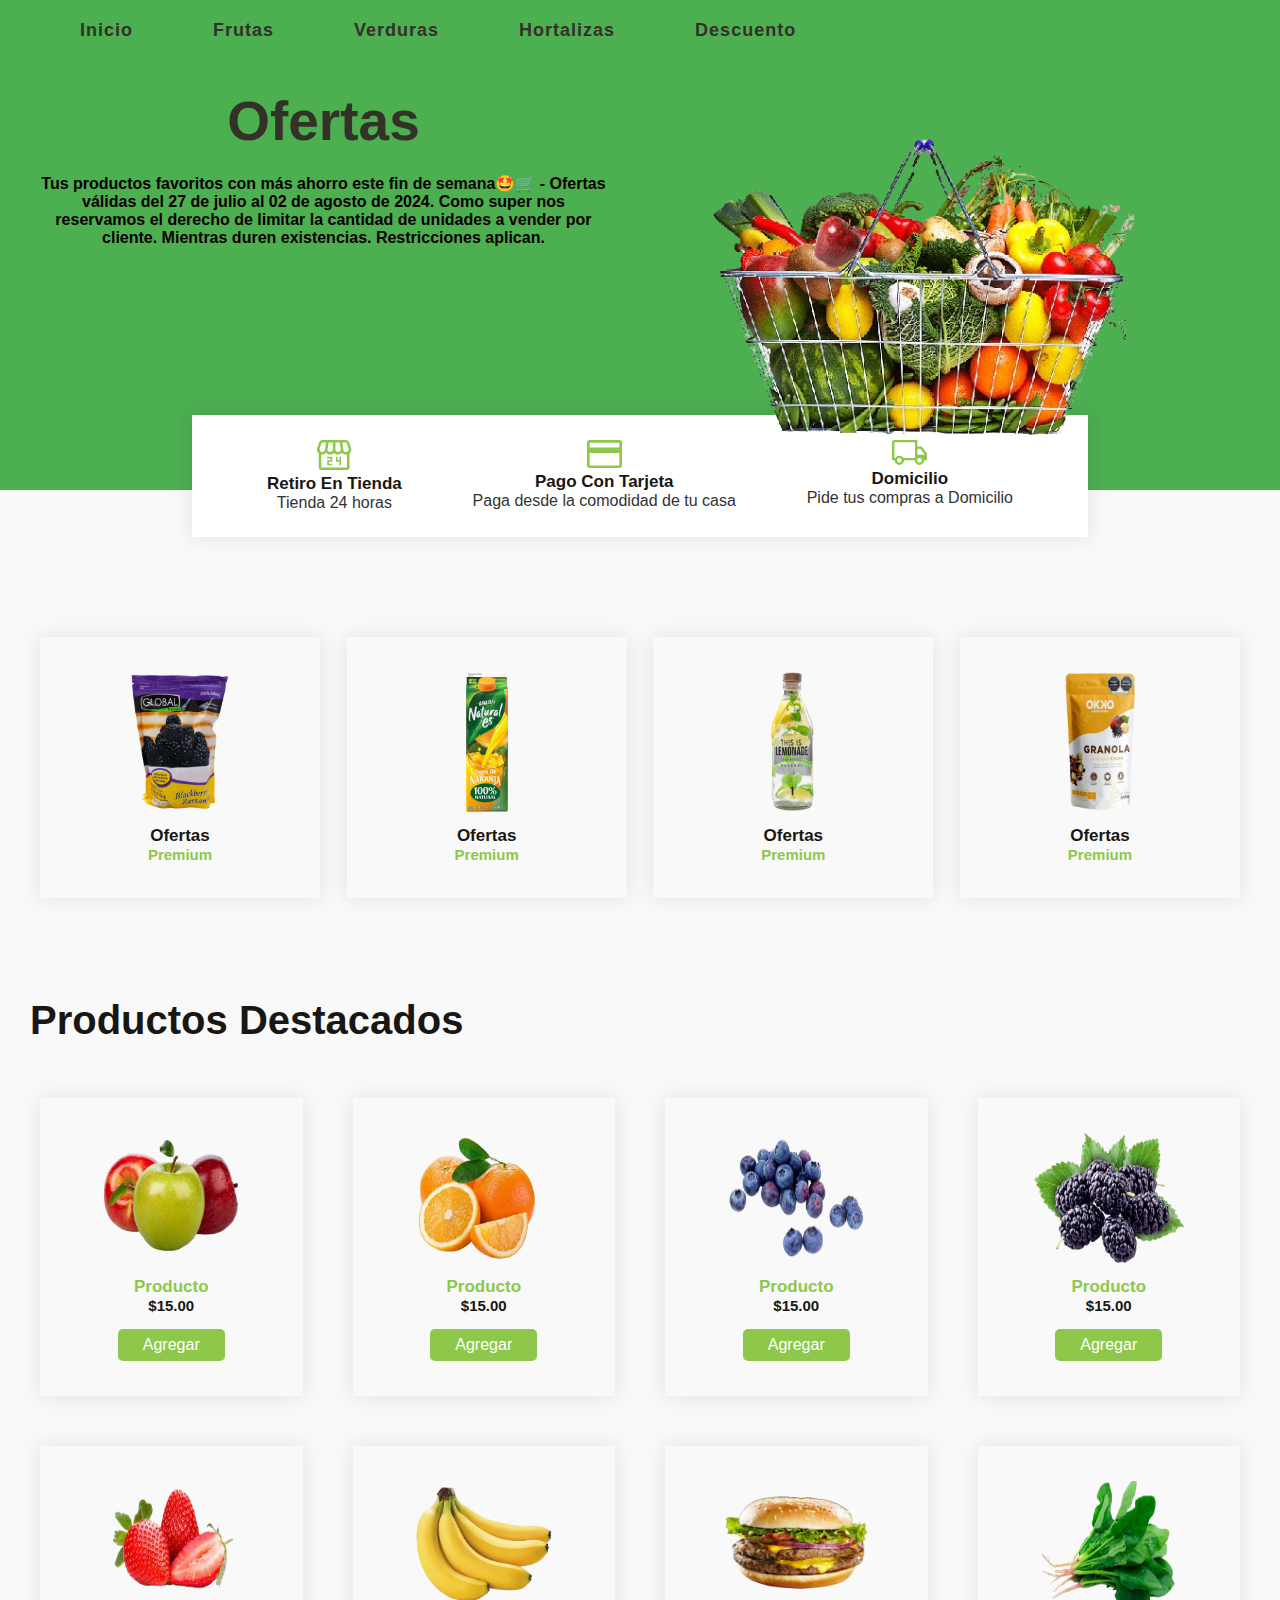
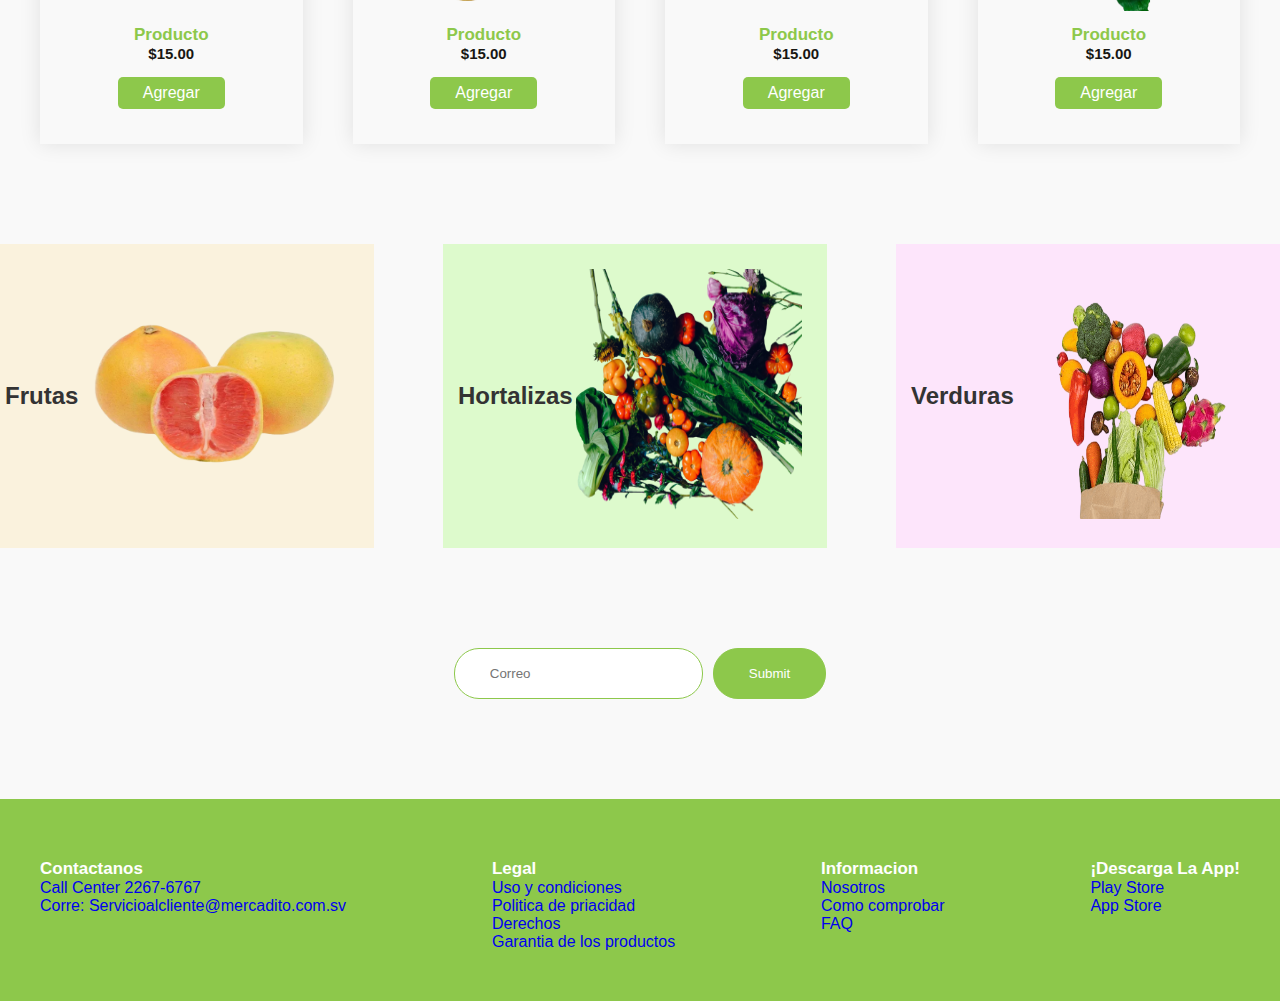
<file: index.html>
<!DOCTYPE html>
<html lang="es">
<head>
    <meta charset="UTF-8">
    <meta name="viewport" content="width=device-width, initial-scale=1.0">
    <title>Pagina</title>
    <link rel="stylesheet" href="css/style.css">
</head>
<body>
    <header class="header">
        <div class="menu container">
           
            <input type="checkbox" id="menu">
            <label for="menu">
                <img src="images/menu.png" alt="menu-icono">
            </label>
            <nav class="navbar">
                <ul>
                    <li><a href="index.html">Inicio</a></li>
                    <li><a href="frutas.html">Frutas</a></li>
                    <li><a href="verduras.html">Verduras</a></li>
                    <li><a href="hortalizas.html">Hortalizas</a></li>
                    <li><a href="ruleta.html">Descuento</a></li>
                </ul>
            </nav>
        </div>
        <br><br><br>
        <div class="header-content container">
            <div class="header-txt">
                
                <h1>Ofertas</h1>
                <p>
                    Tus productos favoritos con más ahorro este fin de semana🤩🛒
                        -
                    Ofertas válidas del 27 de julio al 02 de agosto de 2024. Como super nos reservamos el derecho de limitar la cantidad de unidades a vender por cliente. Mientras duren existencias. Restricciones aplican.
                </p>
                <br>
                
            </div>
            <div class="carrover">
                <img src="images/png-clipart-smoothie-organic-food-nutrient-fruit-vegetable-fruits-and-vegetables-natural-foods-food-removebg-preview.png" alt="">
            </div>
        </div>
    </header>

    

    <section class="information container">
 
        <div class="information-content">

            <div class="information-1">
                <img src="images/i1.svg" alt="">
                <h3>Retiro en tienda</h3>
                <p>
                    Tienda 24 horas
                </p>
            </div>

            <div class="information-1">
                <img src="images/i2.svg" alt="">
                <h3>Pago con tarjeta</h3>
                <p>
                    Paga desde la comodidad de tu casa
                </p>
            </div>

            <div class="information-1">
                <img src="images/i3.svg" alt="">
                <h3>Domicilio</h3>
                <p>
                    Pide tus compras a Domicilio
                </p>
            </div>

        </div>

    </section>

    <section class="oferts container"> 
        <div class="ofert-1">
            <img src="images/f1.png" alt="">
            <h3>Ofertas</h3>
            <p>Premium</p>
        </div>
        <div class="ofert-1">
            <img src="images/f2.png" alt="">
            <h3>Ofertas</h3>
            <p>Premium</p>
        </div>
        <div class="ofert-1">
            <img src="images/f3.png" alt="">
            <h3>Ofertas</h3>
            <p>Premium</p>
        </div>
        <div class="ofert-1">
            <img src="images/f4.png" alt="">
            <h3>Ofertas</h3>
            <p>Premium</p>
        </div>
    </section>

    <main class="products container" id="lista-1">
        <h2>Productos destacados</h2>

        <div class="products-content">

            <div class="product">
                <img src="images/pr1.png" alt="">
                <div class="product-txt">
                    <h3>Producto</h3>
                    <p class="precio">$15.00</p>
                    <a href="$" class="agregar-carrito btn-2" data-id="1">Agregar</a>
                </div>
            </div>

            <div class="product">
                <img src="images/pr2.png" alt="">
                <div class="product-txt">
                    <h3>Producto</h3>
                    <p class="precio">$15.00</p>
                    <a href="$" class="agregar-carrito btn-2" data-id="2">Agregar</a>
                </div>
            </div>

            <div class="product">
                <img src="images/pr3.png" alt="">
                <div class="product-txt">
                    <h3>Producto</h3>
                    <p class="precio">$15.00</p>
                    <a href="$" class="agregar-carrito btn-2" data-id="3">Agregar</a>
                </div>
            </div>

            <div class="product">
                <img src="images/pr4.png" alt="">
                <div class="product-txt">
                    <h3>Producto</h3>
                    <p class="precio">$15.00</p>
                    <a href="$" class="agregar-carrito btn-2" data-id="4">Agregar</a>
                </div>
            </div>

            <div class="product">
                <img src="images/pr5.png" alt="">
                <div class="product-txt">
                    <h3>Producto</h3>
                    <p class="precio">$15.00</p>
                    <a href="$" class="agregar-carrito btn-2" data-id="5">Agregar</a>
                </div>
            </div>

            <div class="product">
                <img src="images/pr6.png" alt="">
                <div class="product-txt">
                    <h3>Producto</h3>
                    <p class="precio">$15.00</p>
                    <a href="$" class="agregar-carrito btn-2" data-id="6">Agregar</a>
                </div>
            </div>

            <div class="product">
                <img src="images/pr7.png" alt="">
                <div class="product-txt">
                    <h3>Producto</h3>
                    <p class="precio">$15.00</p>
                    <a href="$" class="agregar-carrito btn-2" data-id="7">Agregar</a>
                </div>
            </div>

            <div class="product">
                <img src="images/pr8.png" alt="">
                <div class="product-txt">
                    <h3>Producto</h3>
                    <p class="precio">$15.00</p>
                    <a href="$" class="agregar-carrito btn-2" data-id="8">Agregar</a>
                </div>
            </div>

        </div>
    </main>

    <section class="service">

        <div class="service-1">
            <h2>Frutas</h2>
            <a href="frutas.html" ><img class="store" src="images/1.png" alt=""></a>
            
        </div>
        <div class="service-2">
            <h2>Hortalizas</h2>
            <a href="hortalizas.html"><img class="store" src="images/2.png" alt=""></a>
        </div>
        <div class="service-3">
            <h2>Verduras</h2>
           <a href="verduras.html"> <img class="store" src="images/pngtree-fresh-fruits-and-vegetables-png-image_3920706_preview_rev_1.png" alt=""></a>
        </div>

    </section>

    <section class="contact container"> 

        <form>
            <input type="email" placeholder="Correo">
            <input type="submit" class="btn-3">
        </form>

    </section>

    <footer class="footer">

        <div class="footer-content container">

            <div class="link">
                <h3>Contactanos</h3>
                <ul>
                    <li><a href="#">Call Center 2267-6767</a></li>
                    <li><a href="#">Corre: Servicioalcliente@mercadito.com.sv</a></li>
                </ul>
            </div>
            <div class="link">
                <h3>Legal</h3>
                <ul>
                    <li><a href="#">Uso y condiciones</a></li>
                    <li><a href="#">Politica de priacidad</a></li>
                    <li><a href="#">Derechos</a></li>
                    <li><a href="#">Garantia de los productos</a></li>
                </ul>
            </div>
            <div class="link">
                <h3>Informacion</h3>
                <ul>
                    <li><a href="#">Nosotros</a></li>
                    <li><a href="#">Como comprobar</a></li>
                    <li><a href="#">FAQ</a></li>
                </ul>
            </div>
            <div class="link">
                <h3>¡Descarga la App!</h3>
                <ul>
                    <li><a href="#">Play Store</a></li>
                    <li><a href="#">App Store</a></li>
                </ul>
            </div>

        </div>

    </footer>
</body>
</html>
</file>
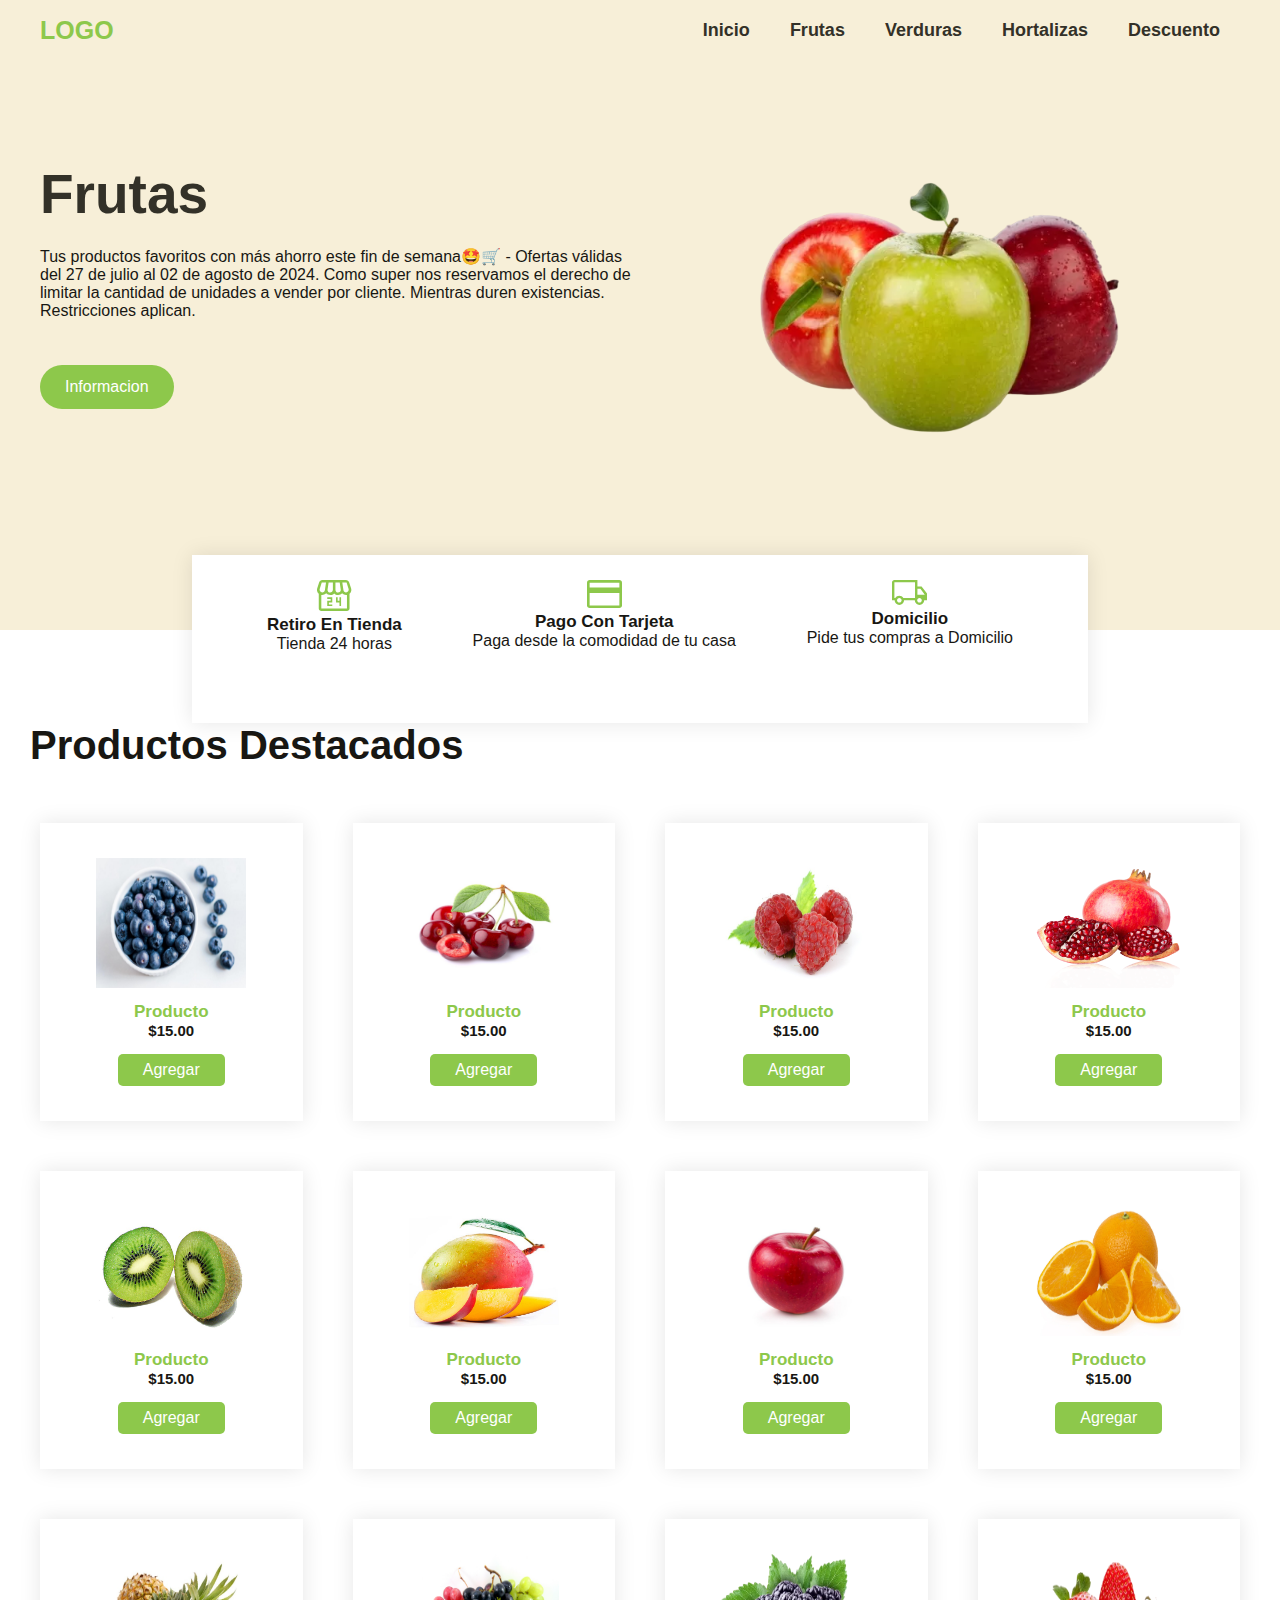
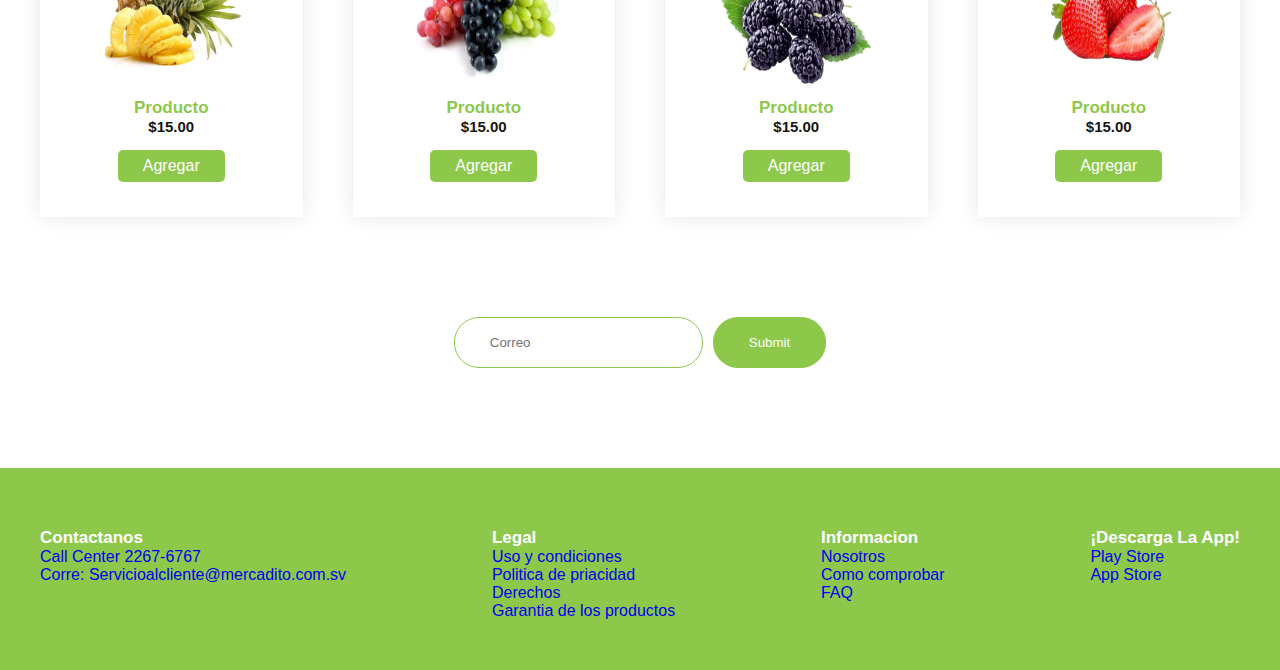
<file: frutas.html>
<!DOCTYPE html>
<html lang="es">
<head>
    <meta charset="UTF-8">
    <meta name="viewport" content="width=device-width, initial-scale=1.0">
    <title>Pagina</title>
    <link rel="stylesheet" href="css/frutas.css">
</head>
<body>

    <header class="header">
        <div class="menu container">
            <a href="#" class="logo">Logo</a>
            <input type="checkbox" id="menu">
            <label for="menu">
                <img src="images/menu.png" alt="menu-icono">
            </label>
            <nav class="navbar">
                <ul>
                    <li><a href="index.html">Inicio</a></li>
                    <li><a href="frutas.html">Frutas</a></li>
                    <li><a href="verduras.html">Verduras</a></li>
                    <li><a href="hortalizas.html">Hortalizas</a></li>
                    <li><a href="ruleta.html">Descuento</a></li>
                </ul>
            </nav>
        </div>

        <div class="header-content container">
            <div class="header-txt">
                <h1>Frutas</h1>
                <p>
                    Tus productos favoritos con más ahorro este fin de semana🤩🛒
                        -
                    Ofertas válidas del 27 de julio al 02 de agosto de 2024. Como super nos reservamos el derecho de limitar la cantidad de unidades a vender por cliente. Mientras duren existencias. Restricciones aplican.
                </p>
                <a href="#" class="btn-1">Informacion</a>
            </div>
            <div class="header-img">
                <img src="images/pr1.png" alt="">
            </div>
        </div>
    </header>

    <section class="information container">
 
        <div class="information-content">

            <div class="information-1">
                <img src="images/i1.svg" alt="">
                <h3>Retiro en tienda</h3>
                <p>
                    Tienda 24 horas
                </p>
            </div>

            <div class="information-1">
                <img src="images/i2.svg" alt="">
                <h3>Pago con tarjeta</h3>
                <p>
                    Paga desde la comodidad de tu casa
                </p>
            </div>

            <div class="information-1">
                <img src="images/i3.svg" alt="">
                <h3>Domicilio</h3>
                <p>
                    Pide tus compras a Domicilio
                </p>
            </div>

        </div>

    </section>

    <main class="products container" id="lista-1">
        <h2>Productos destacados</h2>

        <div class="products-content">

            <div class="product">
                <img src="images/arandano.jpg" alt="">
                <div class="product-txt">
                    <h3>Producto</h3>
                    <p class="precio">$15.00</p>
                    <a href="$" class="agregar-carrito btn-2" data-id="1">Agregar</a>
                </div>
            </div>

            <div class="product">
                <img src="images/cereza.jpg" alt="">
                <div class="product-txt">
                    <h3>Producto</h3>
                    <p class="precio">$15.00</p>
                    <a href="$" class="agregar-carrito btn-2" data-id="2">Agregar</a>
                </div>
            </div>

            <div class="product">
                <img src="images/frambuesa.jpg" alt="">
                <div class="product-txt">
                    <h3>Producto</h3>
                    <p class="precio">$15.00</p>
                    <a href="$" class="agregar-carrito btn-2" data-id="3">Agregar</a>
                </div>
            </div>

            <div class="product">
                <img src="images/granada.png" alt="">
                <div class="product-txt">
                    <h3>Producto</h3>
                    <p class="precio">$15.00</p>
                    <a href="$" class="agregar-carrito btn-2" data-id="4">Agregar</a>
                </div>
            </div>

            <div class="product">
                <img src="images/kiwi.jpg" alt="">
                <div class="product-txt">
                    <h3>Producto</h3>
                    <p class="precio">$15.00</p>
                    <a href="$" class="agregar-carrito btn-2" data-id="5">Agregar</a>
                </div>
            </div>

            <div class="product">
                <img src="images/mango.jpg" alt="">
                <div class="product-txt">
                    <h3>Producto</h3>
                    <p class="precio">$15.00</p>
                    <a href="$" class="agregar-carrito btn-2" data-id="6">Agregar</a>
                </div>
            </div>

            <div class="product">
                <img src="images/manzana.jpg" alt="">
                <div class="product-txt">
                    <h3>Producto</h3>
                    <p class="precio">$15.00</p>
                    <a href="$" class="agregar-carrito btn-2" data-id="7">Agregar</a>
                </div>
            </div>

            <div class="product">
                <img src="images/naranja.jpg" alt="">
                <div class="product-txt">
                    <h3>Producto</h3>
                    <p class="precio">$15.00</p>
                    <a href="$" class="agregar-carrito btn-2" data-id="8">Agregar</a>
                </div>
            </div>
            
            <div class="product">
                <img src="images/pinia.jpg" alt="">
                <div class="product-txt">
                    <h3>Producto</h3>
                    <p class="precio">$15.00</p>
                    <a href="$" class="agregar-carrito btn-2" data-id="8">Agregar</a>
                </div>
            </div>

            <div class="product">
                <img src="images/uvas.jpg" alt="">
                <div class="product-txt">
                    <h3>Producto</h3>
                    <p class="precio">$15.00</p>
                    <a href="$" class="agregar-carrito btn-2" data-id="8">Agregar</a>
                </div>
            </div>

            <div class="product">
                <img src="images/pr4.png" alt="">
                <div class="product-txt">
                    <h3>Producto</h3>
                    <p class="precio">$15.00</p>
                    <a href="$" class="agregar-carrito btn-2" data-id="8">Agregar</a>
                </div>
            </div>

            <div class="product">
                <img src="images/pr5.png" alt="">
                <div class="product-txt">
                    <h3>Producto</h3>
                    <p class="precio">$15.00</p>
                    <a href="$" class="agregar-carrito btn-2" data-id="8">Agregar</a>
                </div>
            </div>

        </div>
    </main>



    <section class="contact container"> 

        <form>
            <input type="email" placeholder="Correo">
            <input type="submit" class="btn-3">
        </form>

    </section>

    <footer class="footer">

        <div class="footer-content container">

            <div class="link">
                <h3>Contactanos</h3>
                <ul>
                    <li><a href="#">Call Center 2267-6767</a></li>
                    <li><a href="#">Corre: Servicioalcliente@mercadito.com.sv</a></li>
                </ul>
            </div>
            <div class="link">
                <h3>Legal</h3>
                <ul>
                    <li><a href="#">Uso y condiciones</a></li>
                    <li><a href="#">Politica de priacidad</a></li>
                    <li><a href="#">Derechos</a></li>
                    <li><a href="#">Garantia de los productos</a></li>
                </ul>
            </div>
            <div class="link">
                <h3>Informacion</h3>
                <ul>
                    <li><a href="#">Nosotros</a></li>
                    <li><a href="#">Como comprobar</a></li>
                    <li><a href="#">FAQ</a></li>
                </ul>
            </div>
            <div class="link">
                <h3>¡Descarga la App!</h3>
                <ul>
                    <li><a href="#">Play Store</a></li>
                    <li><a href="#">App Store</a></li>
                </ul>
            </div>

        </div>

    </footer>
</body>
</html>
</file>
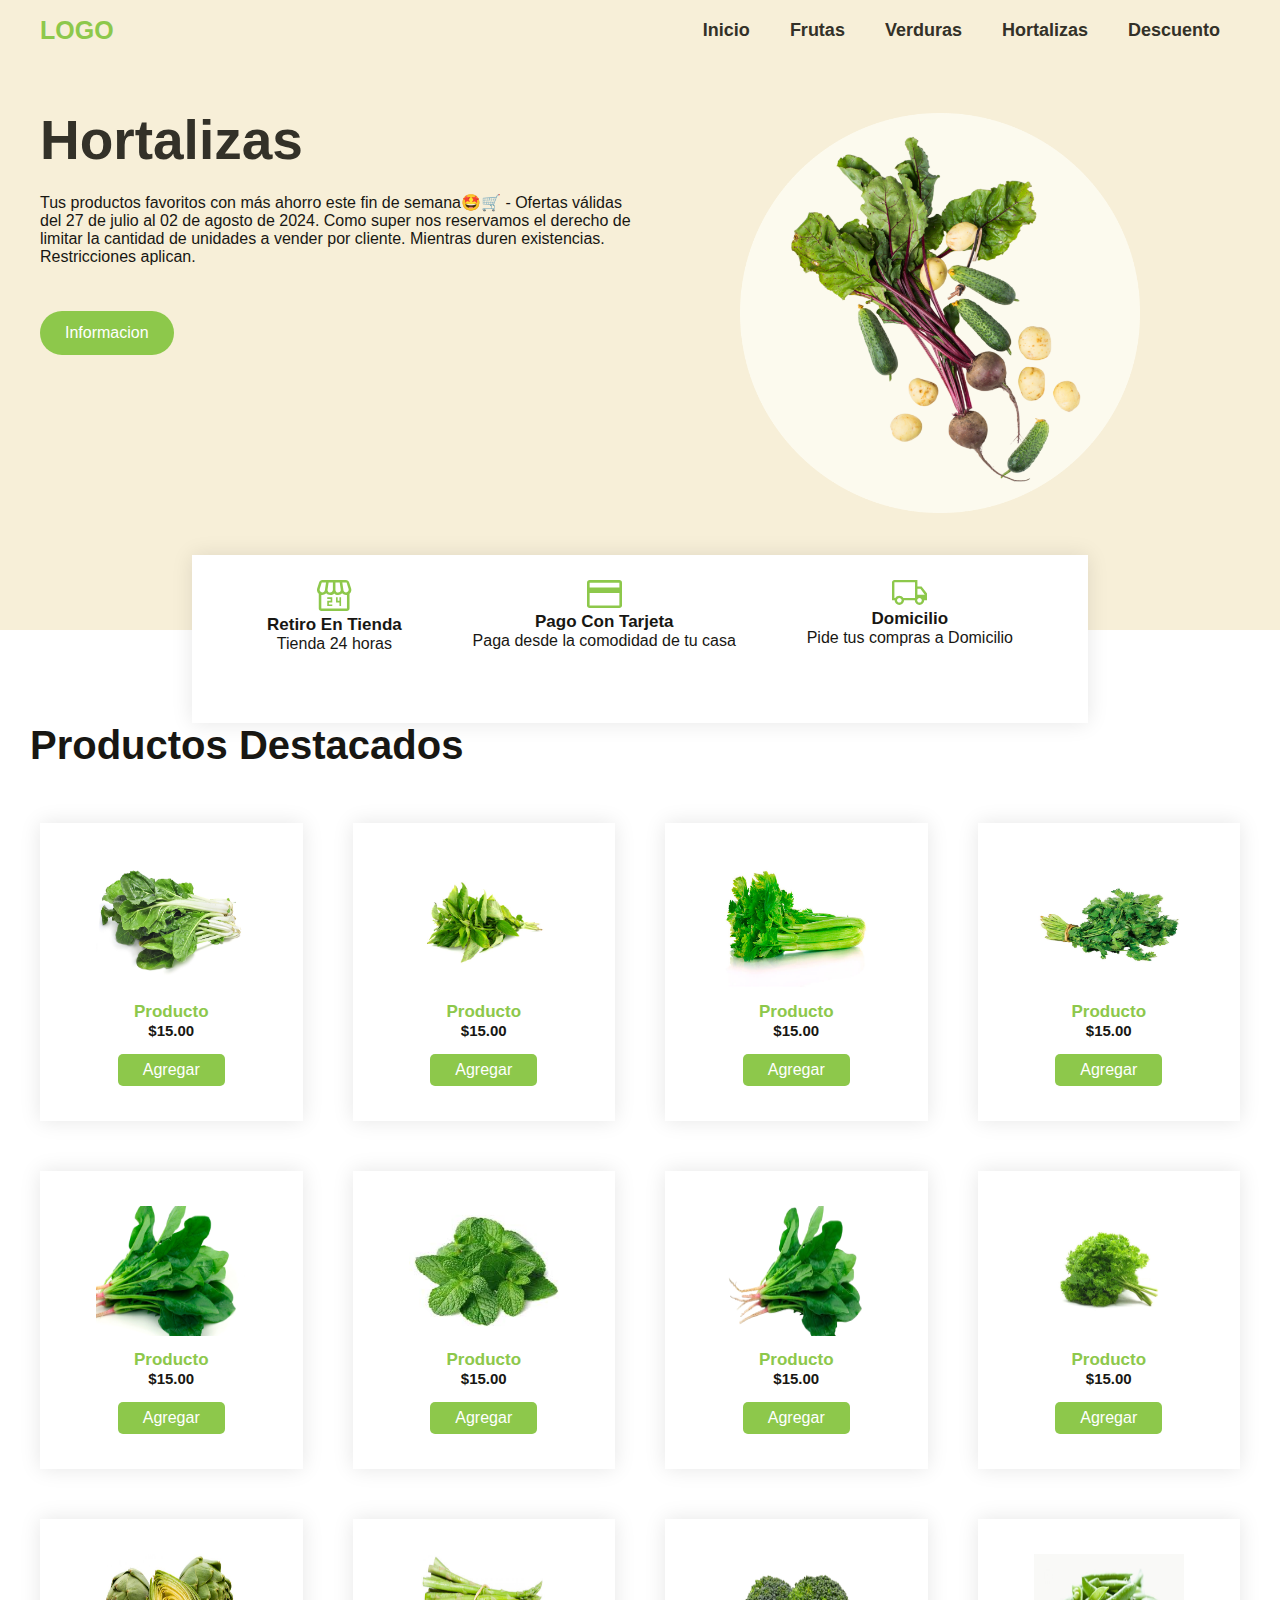
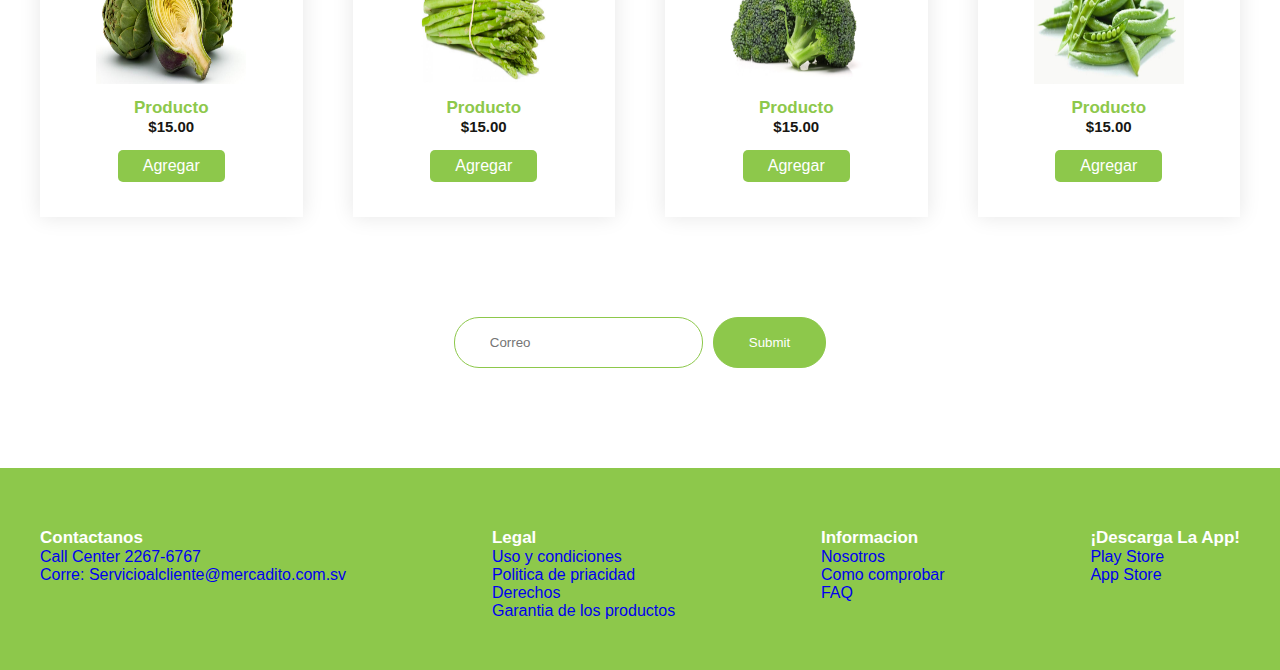
<file: hortalizas.html>
<!DOCTYPE html>
<html lang="es">
<head>
    <meta charset="UTF-8">
    <meta name="viewport" content="width=device-width, initial-scale=1.0">
    <title>Pagina</title>
    <link rel="stylesheet" href="css/hortalizas.css">
</head>
<body>

    <header class="header">
        <div class="menu container">
            <a href="#" class="logo">Logo</a>
            <input type="checkbox" id="menu">
            <label for="menu">
                <img src="images/menu.png" alt="menu-icono">
            </label>
            <nav class="navbar">
                <ul>
                    <li><a href="index.html">Inicio</a></li>
                    <li><a href="frutas.html">Frutas</a></li>
                    <li><a href="verduras.html">Verduras</a></li>
                    <li><a href="hortalizas.html">Hortalizas</a></li>
                    <li><a href="ruleta.html">Descuento</a></li>
                </ul>
            </nav>
        </div>

        <div class="header-content container">
            <div class="header-txt">
                <h1>Hortalizas</h1>
                <p>
                    Tus productos favoritos con más ahorro este fin de semana🤩🛒
                        -
                    Ofertas válidas del 27 de julio al 02 de agosto de 2024. Como super nos reservamos el derecho de limitar la cantidad de unidades a vender por cliente. Mientras duren existencias. Restricciones aplican.
                </p>
                <a href="#" class="btn-1">Informacion</a>
            </div>
            <div class="header-img">
                <img src="images/rigth.png" alt="">
            </div>
        </div>
    </header>

    <section class="information container">
 
        <div class="information-content">

            <div class="information-1">
                <img src="images/i1.svg" alt="">
                <h3>Retiro en tienda</h3>
                <p>
                    Tienda 24 horas
                </p>
            </div>

            <div class="information-1">
                <img src="images/i2.svg" alt="">
                <h3>Pago con tarjeta</h3>
                <p>
                    Paga desde la comodidad de tu casa
                </p>
            </div>

            <div class="information-1">
                <img src="images/i3.svg" alt="">
                <h3>Domicilio</h3>
                <p>
                    Pide tus compras a Domicilio
                </p>
            </div>

        </div>

    </section>

    <main class="products container" id="lista-1">
        <h2>Productos destacados</h2>

        <div class="products-content">

            <div class="product">
                <img src="images/Acelga.jpg" alt="">
                <div class="product-txt">
                    <h3>Producto</h3>
                    <p class="precio">$15.00</p>
                    <a href="$" class="agregar-carrito btn-2" data-id="1">Agregar</a>
                </div>
            </div>

            <div class="product">
                <img src="images/albahaca.jpg" alt="">
                <div class="product-txt">
                    <h3>Producto</h3>
                    <p class="precio">$15.00</p>
                    <a href="$" class="agregar-carrito btn-2" data-id="2">Agregar</a>
                </div>
            </div>

            <div class="product">
                <img src="images/Apio.jpg" alt="">
                <div class="product-txt">
                    <h3>Producto</h3>
                    <p class="precio">$15.00</p>
                    <a href="$" class="agregar-carrito btn-2" data-id="3">Agregar</a>
                </div>
            </div>

            <div class="product">
                <img src="images/cilantro_1080x.jpg" alt="">
                <div class="product-txt">
                    <h3>Producto</h3>
                    <p class="precio">$15.00</p>
                    <a href="$" class="agregar-carrito btn-2" data-id="4">Agregar</a>
                </div>
            </div>

            <div class="product">
                <img src="images/espinaca.jpg" alt="">
                <div class="product-txt">
                    <h3>Producto</h3>
                    <p class="precio">$15.00</p>
                    <a href="$" class="agregar-carrito btn-2" data-id="5">Agregar</a>
                </div>
            </div>

            <div class="product">
                <img src="images/hierbabuena.jpg" alt="">
                <div class="product-txt">
                    <h3>Producto</h3>
                    <p class="precio">$15.00</p>
                    <a href="$" class="agregar-carrito btn-2" data-id="6">Agregar</a>
                </div>
            </div>

            <div class="product">
                <img src="images/pr8.png" alt="">
                <div class="product-txt">
                    <h3>Producto</h3>
                    <p class="precio">$15.00</p>
                    <a href="$" class="agregar-carrito btn-2" data-id="7">Agregar</a>
                </div>
            </div>

            <div class="product">
                <img src="images/perejil-rizado.jpg" alt="">
                <div class="product-txt">
                    <h3>Producto</h3>
                    <p class="precio">$15.00</p>
                    <a href="$" class="agregar-carrito btn-2" data-id="8">Agregar</a>
                </div>
            </div>
            
            <div class="product">
                <img src="images/alcachofa.jpeg" alt="">
                <div class="product-txt">
                    <h3>Producto</h3>
                    <p class="precio">$15.00</p>
                    <a href="$" class="agregar-carrito btn-2" data-id="8">Agregar</a>
                </div>
            </div>

            <div class="product">
                <img src="images/esparrago.jpg" alt="">
                <div class="product-txt">
                    <h3>Producto</h3>
                    <p class="precio">$15.00</p>
                    <a href="$" class="agregar-carrito btn-2" data-id="8">Agregar</a>
                </div>
            </div>

            <div class="product">
                <img src="images/Brocoli-3-1024x659.jpg" alt="">
                <div class="product-txt">
                    <h3>Producto</h3>
                    <p class="precio">$15.00</p>
                    <a href="$" class="agregar-carrito btn-2" data-id="8">Agregar</a>
                </div>
            </div>

            <div class="product">
                <img src="images/guisante.jpeg" alt="">
                <div class="product-txt">
                    <h3>Producto</h3>
                    <p class="precio">$15.00</p>
                    <a href="$" class="agregar-carrito btn-2" data-id="8">Agregar</a>
                </div>
            </div>

        </div>
    </main>



    <section class="contact container"> 

        <form>
            <input type="email" placeholder="Correo">
            <input type="submit" class="btn-3">
        </form>

    </section>

    <footer class="footer">

        <div class="footer-content container">

            <div class="link">
                <h3>Contactanos</h3>
                <ul>
                    <li><a href="#">Call Center 2267-6767</a></li>
                    <li><a href="#">Corre: Servicioalcliente@mercadito.com.sv</a></li>
                </ul>
            </div>
            <div class="link">
                <h3>Legal</h3>
                <ul>
                    <li><a href="#">Uso y condiciones</a></li>
                    <li><a href="#">Politica de priacidad</a></li>
                    <li><a href="#">Derechos</a></li>
                    <li><a href="#">Garantia de los productos</a></li>
                </ul>
            </div>
            <div class="link">
                <h3>Informacion</h3>
                <ul>
                    <li><a href="#">Nosotros</a></li>
                    <li><a href="#">Como comprobar</a></li>
                    <li><a href="#">FAQ</a></li>
                </ul>
            </div>
            <div class="link">
                <h3>¡Descarga la App!</h3>
                <ul>
                    <li><a href="#">Play Store</a></li>
                    <li><a href="#">App Store</a></li>
                </ul>
            </div>

        </div>

    </footer>
</body>
</html>
</file>
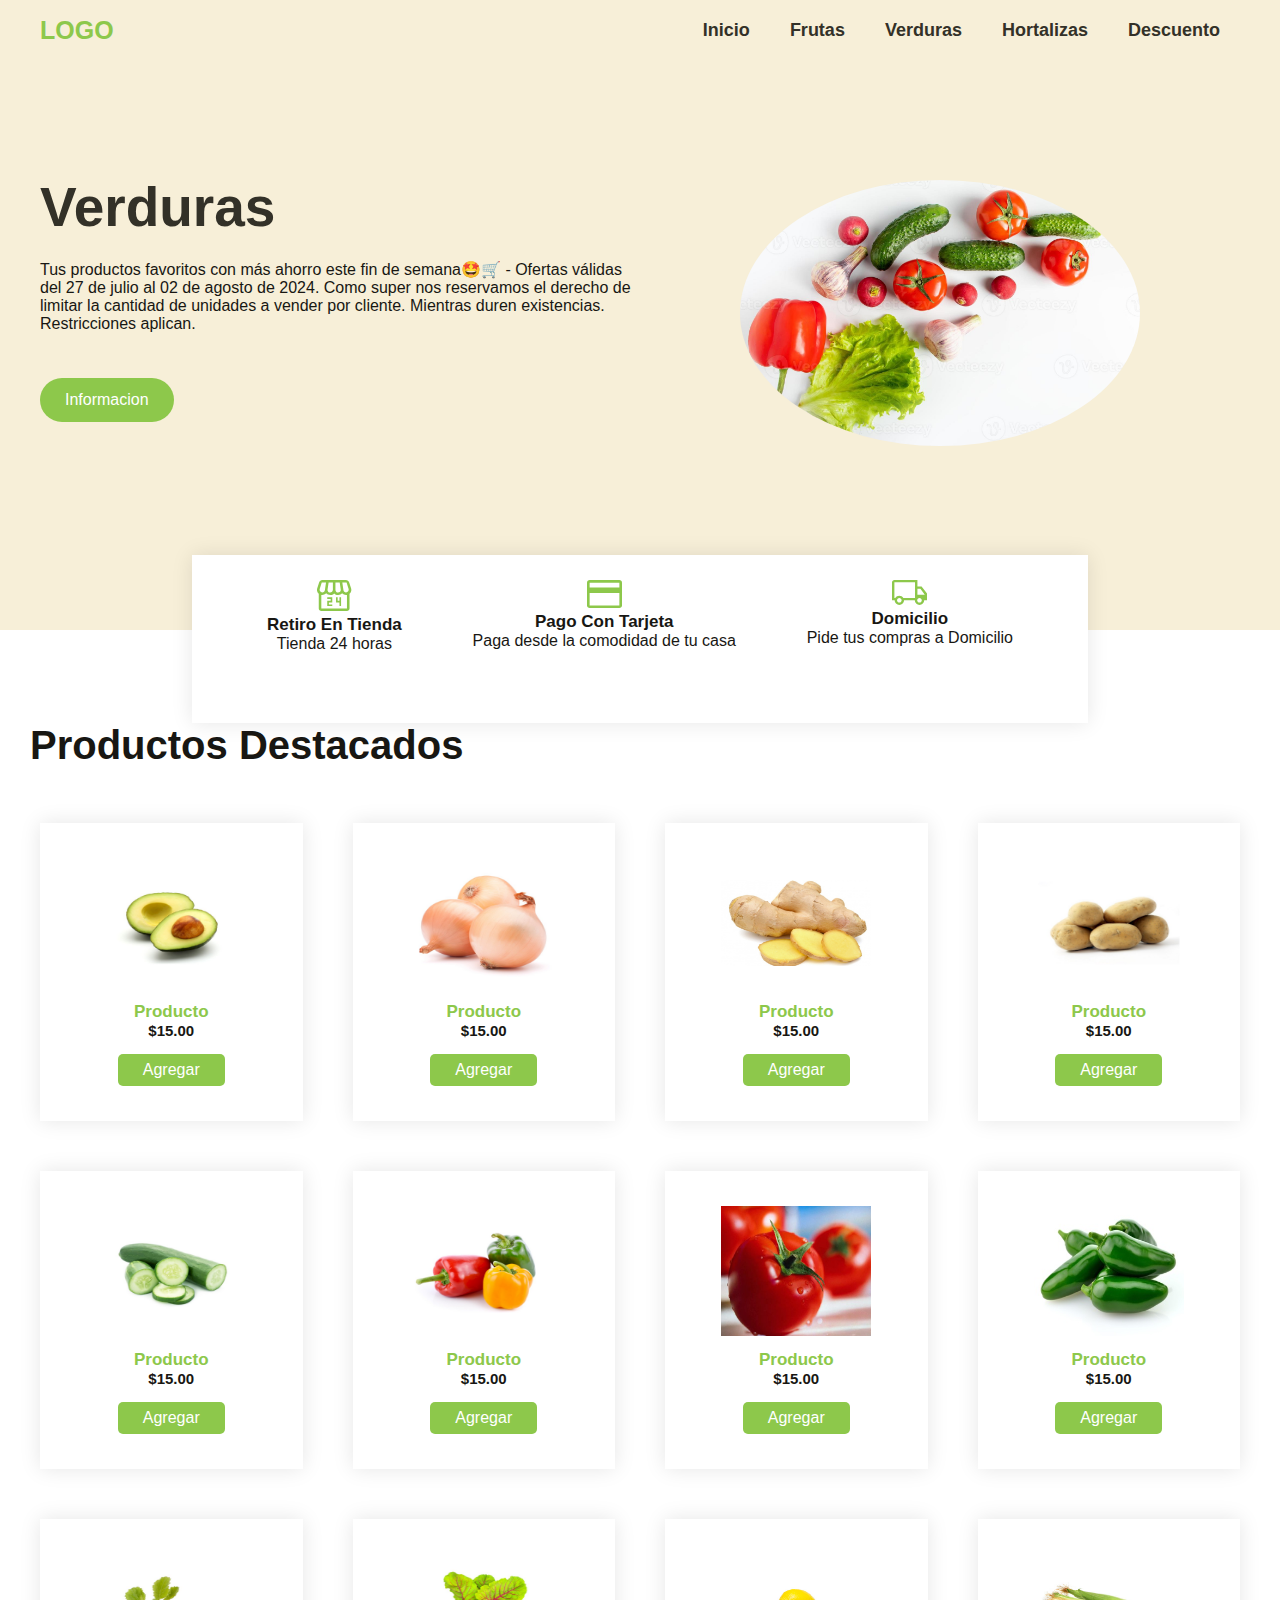
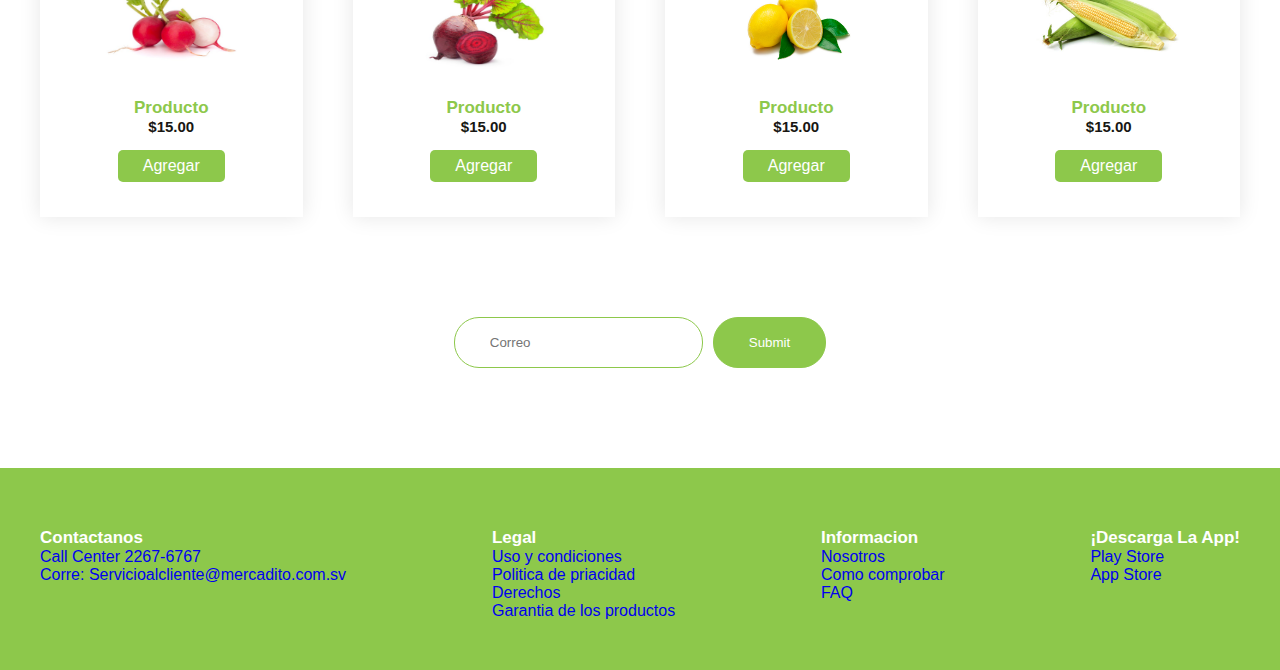
<file: verduras.html>
<!DOCTYPE html>
<html lang="es">
<head>
    <meta charset="UTF-8">
    <meta name="viewport" content="width=device-width, initial-scale=1.0">
    <title>Pagina</title>
    <link rel="stylesheet" href="css/verduras.css">
</head>
<body>

    <header class="header">
        <div class="menu container">
            <a href="#" class="logo">Logo</a>
            <input type="checkbox" id="menu">
            <label for="menu">
                <img src="images/menu.png" alt="menu-icono">
            </label>
            <nav class="navbar">
                <ul>
                    <li><a href="index.html">Inicio</a></li>
                    <li><a href="frutas.html">Frutas</a></li>
                    <li><a href="verduras.html">Verduras</a></li>
                    <li><a href="hortalizas.html">Hortalizas</a></li>
                    <li><a href="ruleta.html">Descuento</a></li>
                </ul>
            </nav>
        </div>

        <div class="header-content container">
            <div class="header-txt">
                <h1>Verduras</h1>
                <p>
                    Tus productos favoritos con más ahorro este fin de semana🤩🛒
                        -
                    Ofertas válidas del 27 de julio al 02 de agosto de 2024. Como super nos reservamos el derecho de limitar la cantidad de unidades a vender por cliente. Mientras duren existencias. Restricciones aplican.
                </p>
                <a href="#" class="btn-1">Informacion</a>
            </div>
            <div class="header-img">
                <img src="images/fresh-vegetables-on-a-white-background-photo.jpg" alt="">
            </div>
        </div>
    </header>

    <section class="information container">
 
        <div class="information-content">

            <div class="information-1">
                <img src="images/i1.svg" alt="">
                <h3>Retiro en tienda</h3>
                <p>
                    Tienda 24 horas
                </p>
            </div>

            <div class="information-1">
                <img src="images/i2.svg" alt="">
                <h3>Pago con tarjeta</h3>
                <p>
                    Paga desde la comodidad de tu casa
                </p>
            </div>

            <div class="information-1">
                <img src="images/i3.svg" alt="">
                <h3>Domicilio</h3>
                <p>
                    Pide tus compras a Domicilio
                </p>
            </div>

        </div>

    </section>

    <main class="products container" id="lista-1">
        <h2>Productos destacados</h2>

        <div class="products-content">

            <div class="product">
                <img src="images/aguacate.jpg" alt="">
                <div class="product-txt">
                    <h3>Producto</h3>
                    <p class="precio">$15.00</p>
                    <a href="$" class="agregar-carrito btn-2" data-id="1">Agregar</a>
                </div>
            </div>

            <div class="product">
                <img src="images/cebolla.jpg" alt="">
                <div class="product-txt">
                    <h3>Producto</h3>
                    <p class="precio">$15.00</p>
                    <a href="$" class="agregar-carrito btn-2" data-id="2">Agregar</a>
                </div>
            </div>

            <div class="product">
                <img src="images/gengbre.jpg" alt="">
                <div class="product-txt">
                    <h3>Producto</h3>
                    <p class="precio">$15.00</p>
                    <a href="$" class="agregar-carrito btn-2" data-id="3">Agregar</a>
                </div>
            </div>

            <div class="product">
                <img src="images/papas.jpg" alt="">
                <div class="product-txt">
                    <h3>Producto</h3>
                    <p class="precio">$15.00</p>
                    <a href="$" class="agregar-carrito btn-2" data-id="4">Agregar</a>
                </div>
            </div>

            <div class="product">
                <img src="images/pepino.jpg" alt="">
                <div class="product-txt">
                    <h3>Producto</h3>
                    <p class="precio">$15.00</p>
                    <a href="$" class="agregar-carrito btn-2" data-id="5">Agregar</a>
                </div>
            </div>

            <div class="product">
                <img src="images/pimiento.jpg" alt="">
                <div class="product-txt">
                    <h3>Producto</h3>
                    <p class="precio">$15.00</p>
                    <a href="$" class="agregar-carrito btn-2" data-id="6">Agregar</a>
                </div>
            </div>

            <div class="product">
                <img src="images/tomate.jpg" alt="">
                <div class="product-txt">
                    <h3>Producto</h3>
                    <p class="precio">$15.00</p>
                    <a href="$" class="agregar-carrito btn-2" data-id="7">Agregar</a>
                </div>
            </div>

            <div class="product">
                <img src="images/verdura.jpg" alt="">
                <div class="product-txt">
                    <h3>Producto</h3>
                    <p class="precio">$15.00</p>
                    <a href="$" class="agregar-carrito btn-2" data-id="8">Agregar</a>
                </div>
            </div>
            
            <div class="product">
                <img src="images/rabano.jpg" alt="">
                <div class="product-txt">
                    <h3>Producto</h3>
                    <p class="precio">$15.00</p>
                    <a href="$" class="agregar-carrito btn-2" data-id="8">Agregar</a>
                </div>
            </div>

            <div class="product">
                <img src="images/remolocha.jpg" alt="">
                <div class="product-txt">
                    <h3>Producto</h3>
                    <p class="precio">$15.00</p>
                    <a href="$" class="agregar-carrito btn-2" data-id="8">Agregar</a>
                </div>
            </div>

            <div class="product">
                <img src="images/limon.jpg" alt="">
                <div class="product-txt">
                    <h3>Producto</h3>
                    <p class="precio">$15.00</p>
                    <a href="$" class="agregar-carrito btn-2" data-id="8">Agregar</a>
                </div>
            </div>

            <div class="product">
                <img src="images/elote.jpg" alt="">
                <div class="product-txt">
                    <h3>Producto</h3>
                    <p class="precio">$15.00</p>
                    <a href="$" class="agregar-carrito btn-2" data-id="8">Agregar</a>
                </div>
            </div>

        </div>
    </main>



    <section class="contact container"> 

        <form>
            <input type="email" placeholder="Correo">
            <input type="submit" class="btn-3">
        </form>

    </section>

    <footer class="footer">

        <div class="footer-content container">

            <div class="link">
                <h3>Contactanos</h3>
                <ul>
                    <li><a href="#">Call Center 2267-6767</a></li>
                    <li><a href="#">Corre: Servicioalcliente@mercadito.com.sv</a></li>
                </ul>
            </div>
            <div class="link">
                <h3>Legal</h3>
                <ul>
                    <li><a href="#">Uso y condiciones</a></li>
                    <li><a href="#">Politica de priacidad</a></li>
                    <li><a href="#">Derechos</a></li>
                    <li><a href="#">Garantia de los productos</a></li>
                </ul>
            </div>
            <div class="link">
                <h3>Informacion</h3>
                <ul>
                    <li><a href="#">Nosotros</a></li>
                    <li><a href="#">Como comprobar</a></li>
                    <li><a href="#">FAQ</a></li>
                </ul>
            </div>
            <div class="link">
                <h3>¡Descarga la App!</h3>
                <ul>
                    <li><a href="#">Play Store</a></li>
                    <li><a href="#">App Store</a></li>
                </ul>
            </div>

        </div>

    </footer>
</body>
</html>
</file>
<file: css/style.css>
* {
    margin: 0;
    padding: 0;
    box-sizing: border-box;
    text-decoration: none;
    list-style: none;
}



body{
    font-family:'Gill Sans', 'Gill Sans MT', Calibri, 'Trebuchet MS', sans-serif;
    background-color: #f9f9f9;
    color: #333;
}


img {
    max-width: 100%;
}

.container{
    max-width: 1200px;
    margin: 0 auto;
}

.header{
    background-color: #4caf50;
    color: rgb(10, 0, 0);
    font-weight: bold;
    display: flex;
    flex-direction: column;
    align-items: center;
    padding: 40px 20px;
    text-align: center;
}

.header .logo {
    font-size: 2rem;
    font-weight: bold;
    margin-bottom: 20px;
    letter-spacing: 2px;
    text-transform: uppercase;
    color: #0e0d0d;

}

.header .navbar {
    display: flex;
    justify-content: center;
    margin-bottom: 20px;
}

.header .navbar a {
    color: white;
    margin: 0 20px;
    font-size: 1.2rem;
    font-weight: 600;
    transition: color 0.3s;
    letter-spacing: 1px;
}

.header .navbar a:hover {
    color: #0f0f0f;
}

.header .cta {
    background-color: #388e3c;
    padding: 15px 30px;
    color: white;
    border-radius: 30px;
    font-size: 1.1rem;
    cursor: pointer;
    text-transform: uppercase;
    transition: background-color 0.3s;
    letter-spacing: 1px;
    font-size: 55px;
    line-height: 1;
    color: #333128;
    margin-bottom: 25px;

}

.header .cta:hover {
    background-color: #2c6c2e;
}


.menu{
    position: absolute;
    top: 0;
    left: 0;
    right: 0;
    display: flex;
    align-items: center;
    justify-content: space-between;
}


.logo{
    color: #8dc84b;
    font-size: 25px;
    font-weight: 800;
    text-transform: uppercase;
}

.menu .navbar ul li{
    position: relative;
    float: left;
}

.menu .navbar ul li a{
    font-size: 18px;
    padding: 20px;
    color: #333128;
    display: block;
    font-weight: 600;
}

#menu{
    display: none;
}

.menu-icono{
    width: 25px;
}

.menu label {
    cursor: pointer;
    display: none;
}

.submenu{
    position: relative;
}

.submenu #carrito{
    display: none;
}

.submenu:hover #carrito{
    display: block;
    position: absolute;
    right: 0;
    backdrop-filter: blur(10px);
    top: 100%;
    z-index: 1;
    background-color:#4e4b5076;
    padding: 20px;
    min-width: 400px;
}

table{
    width: 100%;
}

th, td{
    color: #FFFFFF;
}

.borrar{
    background-color: #8dc84b;
    border-radius: 50%;
    padding: 5px 10px;
    color: #FFFFFF;
    font-weight: 800;
    cursor: pointer;
}

.header-content{
    display: flex;
}

.header-txt{
    flex-basis: 50%;
}

.header-txt span{
    font-size: 16px;
    color: #8dc84b;
    font-weight: 700;
    margin-bottom: 15px;
    display: block;
}

.header-txt h1{
    font-size: 55px;
    line-height: 1;
    color: #333128;
    margin-bottom: 25px;
}

p {
    p {
        font-family: 'Roboto', sans-serif; /* Cambia a una fuente más moderna y agradable */
        font-size: 18px; /* Aumenta el tamaño de la fuente */
        color: #000000; /* Cambia el color a negro para un contraste más fuerte */
        font-weight: bold; /* Aplica negrita al texto */
        margin-bottom: 30px; /* Ajusta el margen inferior para un espaciado adecuado */
        line-height: 1.6; /* Aumenta la altura de línea para una mejor legibilidad */
    }
    
}

.btn-1{
    display: inline-block;
    padding: 13px 25px;
    color: #FFFFFF;
    border-radius: 25px;
    background-color: #8dc84b;
    text-transform: capitalize;
}

.header-img{
    flex-basis: 50%;
    text-align: center;
    
}

.header-img img{
    width: 30px;
    
}

.information{
    width: 70%;
    box-shadow: 0 0 20px rgba(0, 0, 0, 0.1);
    padding: 25px 75px;
    margin-top: -75px;
    background-color: #FFFFFF;
}

.information-content {
    text-align: center;
    display: flex;
    justify-content: space-between;
}

.information-1 img{
    width: 35px;
}

h3{
    font-size: 17px;
    color: #181713;
    text-transform: capitalize;
}

.infomation-1 p{
    margin-bottom: 0;
}

.oferts{
    padding: 100px 0;
    display: flex;
    justify-content: space-between;
}

.ofert-1 {
    text-align: center;
    flex-basis: calc(25% - 20px);
    box-shadow: 0 0 20px rgba(0, 0, 0, 0.1);
    padding: 35px;
}

.ofert-1 img{
    width: 140px;
    margin-bottom: 10px;
}

.ofert-1 p{
    font-size: 15px;
    margin: 0;
    font-weight: 600;
    color: #8dc84b;
}

.products{
    padding: 0 0 100px 0;
    text-align: center;
}

.products h2{
    font-size: 40px;
    color: #181713;
    text-transform: capitalize;
    margin-bottom: 55px;
}

.products-content{
    display: grid;
    grid-template-columns: repeat(4, 1fr);
    gap: 50px;
}

.product{
    text-align: center;
    box-shadow: 0 0 20px rgba(0, 0, 0, 0.1);
    padding: 35px;
}

.product img{
    width: 150px;
    height: 130px;
    margin-bottom: 10px;
}

.product h3{
    color: #8dc84b;
}

.product p{
    font-size: 15px;
    margin: 0;
    color: #181713;
    font-weight: 600;
}

.btn-2{
    display: inline-block;
    margin-top: 15px;
    padding: 7px 25px;
    border-radius: 5px;
    color: #FFFFFF;
    background-color: #8dc84b;
}

.service{
    padding-bottom: 100px;
    display: flex;
    justify-content: space-between;
}

.service-1{
    flex-basis: 30%;
    padding: 25px;
    background-color: #FAF2DD;
    display: flex;
    justify-content: center;
    align-items: center;
}
.service-1, h2{
    display: flex;
    margin-left: -10px;
    position: relative;
}

.service-1:hover{
    filter: grayscale(60%);
}

.service-2, h2{
    display: flex;
    margin-left: -10px;
    position: relative;
}

.service-2:hover{
    filter: grayscale(60%);
}

.service-3, h2{
    display: flex;
    margin-left: -10px;
    position: relative;
}

.service-3:hover{
    filter: grayscale(60%);
}

.store{
    width: 300px;
    height: 250px;
}

.service-2{
    flex-basis: 30%;
    padding: 25px;
    background-color: #ddfacc;
    display: flex;
    justify-content: center;
    align-items: center;
}

.service-3{
    flex-basis: 30%;
    padding: 25px;
    background-color: #fde5fb;
    display: flex;
    justify-content: center;
    align-items: center;
}

.contact{
    padding-bottom: 100px;
    display: flex;
    justify-content: center;
    align-items: center;
}

form{
    display: flex;
}

input{
    padding: 17px 35px;
    border-radius: 25px;
    border: 1px solid #8dc84b;
    outline: none;
}

.btn-3{
    margin-left: 10px;
    color: #FFFFFF;
    background-color: #8dc84b;
}

.footer{
    padding: 50px 0;
    background-color: #8dc84b;
}

.footer-content {
    display: flex;
    justify-content: space-between;
}

.link h3{
    color: #FFFFFF;
    font-size: 17px;
    margin-top: 10px;
}

.link a:hover{
    color: #FFFFFF;
}


@media (max-width:991px) {
    
    .menu{
        padding: 30px;
    }

    .menu label{
        display: initial;
    }

    .menu .navbar {
        position: absolute;
        top: 100%;
        left: 0;
        right: 0;
        background-color: #303030;
        display: none;
    }

    .menu .navbar ul li{
        width: 100%;
    }

    .menu .navbar ul li a{
        color: #FFFFFF;
    }

    .logo{
        display: none;
    }
    
    #menu:checked ˜ .navbar{
        display: initial;
    }

    .submenu:hover #carrito{
        min-width: 340px;
    }

    .header{
        min-height: 0vh;
        padding: 100px 30px;
    }

    .header-content{
        flex-direction: column;
        text-align: center;
    }

    .header-txt{
        margin-bottom: 20px;
    }

    .header-img img{
        width: 300px;
    }

    .infomation{
        display: none;
    }

    .oferts{
        padding: 30px;
        flex-direction: column;
    }

    .oferts-1{
        margin-bottom: 25px;
    }

    .products{
        padding: 30px;
    }

    .products-content{
        grid-template-columns: repeat(1, 1fr);
    }

    .service{
        flex-direction: column;
    }

    .footer{
        padding: 30px;
    }

    .footer-content{
        flex-direction: column;
        text-align: center;
    }
    
}
</file>
<file: css/frutas.css>
* {
    margin: 0;
    padding: 0;
    box-sizing: border-box;
    text-decoration: none;
    list-style: none;
}

body{
    font-family:'Gill Sans', 'Gill Sans MT', Calibri, 'Trebuchet MS', sans-serif;
}

img {
    max-width: 100%;
}

.container{
    max-width: 1200px;
    margin: 0 auto;
}

.header{
    background-color: #f7efd8;
    display: flex;
    align-items: center;
    min-height: 70vh;
    padding: 100px 0;
}

.menu{
    position: absolute;
    top: 0;
    left: 0;
    right: 0;
    display: flex;
    align-items: center;
    justify-content: space-between;
}


.logo{
    color: #8dc84b;
    font-size: 25px;
    font-weight: 800;
    text-transform: uppercase;
}

.menu .navbar ul li{
    position: relative;
    float: left;
}

.menu .navbar ul li a{
    font-size: 18px;
    padding: 20px;
    color: #333128;
    display: block;
    font-weight: 600;
}

#menu{
    display: none;
}

.menu-icono{
    width: 25px;
}

.menu label {
    cursor: pointer;
    display: none;
}

.submenu{
    position: relative;
}

.submenu #carrito{
    display: none;
}

.submenu:hover #carrito{
    display: block;
    position: absolute;
    right: 0;
    backdrop-filter: blur(10px);
    top: 100%;
    z-index: 1;
    background-color:#4e4b5076;
    padding: 20px;
    min-width: 400px;
}

table{
    width: 100%;
}

th, td{
    color: #FFFFFF;
}

.borrar{
    background-color: #8dc84b;
    border-radius: 50%;
    padding: 5px 10px;
    color: #FFFFFF;
    font-weight: 800;
    cursor: pointer;
}

.header-content{
    display: flex;
}

.header-txt{
    flex-basis: 50%;
}

.header-txt span{
    font-size: 16px;
    color: #8dc84b;
    font-weight: 700;
    margin-bottom: 15px;
    display: block;
}

.header-txt h1{
    font-size: 55px;
    line-height: 1;
    color: #333128;
    margin-bottom: 25px;
}

p {
    font-size: 16px;
    color: #181713;
    margin-bottom: 45px;
}

.btn-1{
    display: inline-block;
    padding: 13px 25px;
    color: #FFFFFF;
    border-radius: 25px;
    background-color: #8dc84b;
    text-transform: capitalize;
}

.header-img{
    flex-basis: 50%;
    text-align: center;
}

.header-img img{
    width: 400px;
}

.information{
    width: 70%;
    box-shadow: 0 0 20px rgba(0, 0, 0, 0.1);
    padding: 25px 75px;
    margin-top: -75px;
    background-color: #FFFFFF;
}

.information-content {
    text-align: center;
    display: flex;
    justify-content: space-between;
}

.information-1 img{
    width: 35px;
}

h3{
    font-size: 17px;
    color: #181713;
    text-transform: capitalize;
}

.infomation-1 p{
    margin-bottom: 0;
}

.oferts{
    padding: 100px 0;
    display: flex;
    justify-content: space-between;
}

.ofert-1 {
    text-align: center;
    flex-basis: calc(25% - 20px);
    box-shadow: 0 0 20px rgba(0, 0, 0, 0.1);
    padding: 35px;
}

.ofert-1 img{
    width: 140px;
    margin-bottom: 10px;
}

.ofert-1 p{
    font-size: 15px;
    margin: 0;
    font-weight: 600;
    color: #8dc84b;
}

.products{
    padding: 0 0 100px 0;
    text-align: center;
}

.products h2{
    font-size: 40px;
    color: #181713;
    text-transform: capitalize;
    margin-bottom: 55px;
}

.products-content{
    display: grid;
    grid-template-columns: repeat(4, 1fr);
    gap: 50px;
}

.product{
    text-align: center;
    box-shadow: 0 0 20px rgba(0, 0, 0, 0.1);
    padding: 35px;
}

.product img{
    width: 150px;
    height: 130px;
    margin-bottom: 10px;
}

.product h3{
    color: #8dc84b;
}

.product p{
    font-size: 15px;
    margin: 0;
    color: #181713;
    font-weight: 600;
}

.btn-2{
    display: inline-block;
    margin-top: 15px;
    padding: 7px 25px;
    border-radius: 5px;
    color: #FFFFFF;
    background-color: #8dc84b;
}

.service{
    padding-bottom: 100px;
    display: flex;
    justify-content: space-between;
}

.service-1{
    flex-basis: 30%;
    padding: 25px;
    background-color: #FAF2DD;
    display: flex;
    justify-content: center;
    align-items: center;
}
.service-1, h2{
    display: flex;
    margin-left: -10px;
    position: relative;
}

.service-1:hover{
    filter: grayscale(60%);
}

.service-2, h2{
    display: flex;
    margin-left: -10px;
    position: relative;
}

.service-2:hover{
    filter: grayscale(60%);
}

.service-3, h2{
    display: flex;
    margin-left: -10px;
    position: relative;
}

.service-3:hover{
    filter: grayscale(60%);
}

.store{
    width: 300px;
    height: 250px;
}

.service-2{
    flex-basis: 30%;
    padding: 25px;
    background-color: #ddfacc;
    display: flex;
    justify-content: center;
    align-items: center;
}

.service-3{
    flex-basis: 30%;
    padding: 25px;
    background-color: #fde5fb;
    display: flex;
    justify-content: center;
    align-items: center;
}

.contact{
    padding-bottom: 100px;
    display: flex;
    justify-content: center;
    align-items: center;
}

form{
    display: flex;
}

input{
    padding: 17px 35px;
    border-radius: 25px;
    border: 1px solid #8dc84b;
    outline: none;
}

.btn-3{
    margin-left: 10px;
    color: #FFFFFF;
    background-color: #8dc84b;
}

.footer{
    padding: 50px 0;
    background-color: #8dc84b;
}

.footer-content {
    display: flex;
    justify-content: space-between;
}

.link h3{
    color: #FFFFFF;
    font-size: 17px;
    margin-top: 10px;
}

.link a:hover{
    color: #FFFFFF;
}


@media (max-width:991px) {
    
    .menu{
        padding: 30px;
    }

    .menu label{
        display: initial;
    }

    .menu .navbar {
        position: absolute;
        top: 100%;
        left: 0;
        right: 0;
        background-color: #303030;
        display: none;
    }

    .menu .navbar ul li{
        width: 100%;
    }

    .menu .navbar ul li a{
        color: #FFFFFF;
    }

    .logo{
        display: none;
    }
    
    #menu:checked ˜ .navbar{
        display: initial;
    }

    .submenu:hover #carrito{
        min-width: 340px;
    }

    .header{
        min-height: 0vh;
        padding: 100px 30px;
    }

    .header-content{
        flex-direction: column;
        text-align: center;
    }

    .header-txt{
        margin-bottom: 20px;
    }

    .header-img img{
        width: 300px;
    }

    .infomation{
        display: none;
    }

    .oferts{
        padding: 30px;
        flex-direction: column;
    }

    .oferts-1{
        margin-bottom: 25px;
    }

    .products{
        padding: 30px;
    }

    .products-content{
        grid-template-columns: repeat(1, 1fr);
    }

    .service{
        flex-direction: column;
    }

    .footer{
        padding: 30px;
    }

    .footer-content{
        flex-direction: column;
        text-align: center;
    }
}
</file>
<file: css/hortalizas.css>
* {
    margin: 0;
    padding: 0;
    box-sizing: border-box;
    text-decoration: none;
    list-style: none;
}

body{
    font-family:'Gill Sans', 'Gill Sans MT', Calibri, 'Trebuchet MS', sans-serif;
}

img {
    max-width: 100%;
}

.container{
    max-width: 1200px;
    margin: 0 auto;
}

.header{
    background-color: #f7efd8;
    display: flex;
    align-items: center;
    min-height: 70vh;
    padding: 100px 0;
}

.menu{
    position: absolute;
    top: 0;
    left: 0;
    right: 0;
    display: flex;
    align-items: center;
    justify-content: space-between;
}


.logo{
    color: #8dc84b;
    font-size: 25px;
    font-weight: 800;
    text-transform: uppercase;
}

.menu .navbar ul li{
    position: relative;
    float: left;
}

.menu .navbar ul li a{
    font-size: 18px;
    padding: 20px;
    color: #333128;
    display: block;
    font-weight: 600;
}

#menu{
    display: none;
}

.menu-icono{
    width: 25px;
}

.menu label {
    cursor: pointer;
    display: none;
}

.submenu{
    position: relative;
}

.submenu #carrito{
    display: none;
}

.submenu:hover #carrito{
    display: block;
    position: absolute;
    right: 0;
    backdrop-filter: blur(10px);
    top: 100%;
    z-index: 1;
    background-color:#4e4b5076;
    padding: 20px;
    min-width: 400px;
}

table{
    width: 100%;
}

th, td{
    color: #FFFFFF;
}

.borrar{
    background-color: #8dc84b;
    border-radius: 50%;
    padding: 5px 10px;
    color: #FFFFFF;
    font-weight: 800;
    cursor: pointer;
}

.header-content{
    display: flex;
}

.header-txt{
    flex-basis: 50%;
}

.header-txt span{
    font-size: 16px;
    color: #8dc84b;
    font-weight: 700;
    margin-bottom: 15px;
    display: block;
}

.header-txt h1{
    font-size: 55px;
    line-height: 1;
    color: #333128;
    margin-bottom: 25px;
}

p {
    font-size: 16px;
    color: #181713;
    margin-bottom: 45px;
}

.btn-1{
    display: inline-block;
    padding: 13px 25px;
    color: #FFFFFF;
    border-radius: 25px;
    background-color: #8dc84b;
    text-transform: capitalize;
}

.header-img{
    flex-basis: 50%;
    text-align: center;
}

.header-img img{
    width: 400px;
}

.information{
    width: 70%;
    box-shadow: 0 0 20px rgba(0, 0, 0, 0.1);
    padding: 25px 75px;
    margin-top: -75px;
    background-color: #FFFFFF;
}

.information-content {
    text-align: center;
    display: flex;
    justify-content: space-between;
}

.information-1 img{
    width: 35px;
}

h3{
    font-size: 17px;
    color: #181713;
    text-transform: capitalize;
}

.infomation-1 p{
    margin-bottom: 0;
}

.oferts{
    padding: 100px 0;
    display: flex;
    justify-content: space-between;
}

.ofert-1 {
    text-align: center;
    flex-basis: calc(25% - 20px);
    box-shadow: 0 0 20px rgba(0, 0, 0, 0.1);
    padding: 35px;
}

.ofert-1 img{
    width: 140px;
    margin-bottom: 10px;
}

.ofert-1 p{
    font-size: 15px;
    margin: 0;
    font-weight: 600;
    color: #8dc84b;
}

.products{
    padding: 0 0 100px 0;
    text-align: center;
}

.products h2{
    font-size: 40px;
    color: #181713;
    text-transform: capitalize;
    margin-bottom: 55px;
}

.products-content{
    display: grid;
    grid-template-columns: repeat(4, 1fr);
    gap: 50px;
}

.product{
    text-align: center;
    box-shadow: 0 0 20px rgba(0, 0, 0, 0.1);
    padding: 35px;
}

.product img{
    width: 150px;
    height: 130px;
    margin-bottom: 10px;
}

.product h3{
    color: #8dc84b;
}

.product p{
    font-size: 15px;
    margin: 0;
    color: #181713;
    font-weight: 600;
}

.btn-2{
    display: inline-block;
    margin-top: 15px;
    padding: 7px 25px;
    border-radius: 5px;
    color: #FFFFFF;
    background-color: #8dc84b;
}

.service{
    padding-bottom: 100px;
    display: flex;
    justify-content: space-between;
}

.service-1{
    flex-basis: 30%;
    padding: 25px;
    background-color: #FAF2DD;
    display: flex;
    justify-content: center;
    align-items: center;
}
.service-1, h2{
    display: flex;
    margin-left: -10px;
    position: relative;
}

.service-1:hover{
    filter: grayscale(60%);
}

.service-2, h2{
    display: flex;
    margin-left: -10px;
    position: relative;
}

.service-2:hover{
    filter: grayscale(60%);
}

.service-3, h2{
    display: flex;
    margin-left: -10px;
    position: relative;
}

.service-3:hover{
    filter: grayscale(60%);
}

.store{
    width: 300px;
    height: 250px;
}

.service-2{
    flex-basis: 30%;
    padding: 25px;
    background-color: #ddfacc;
    display: flex;
    justify-content: center;
    align-items: center;
}

.service-3{
    flex-basis: 30%;
    padding: 25px;
    background-color: #fde5fb;
    display: flex;
    justify-content: center;
    align-items: center;
}

.contact{
    padding-bottom: 100px;
    display: flex;
    justify-content: center;
    align-items: center;
}

form{
    display: flex;
}

input{
    padding: 17px 35px;
    border-radius: 25px;
    border: 1px solid #8dc84b;
    outline: none;
}

.btn-3{
    margin-left: 10px;
    color: #FFFFFF;
    background-color: #8dc84b;
}

.footer{
    padding: 50px 0;
    background-color: #8dc84b;
}

.footer-content {
    display: flex;
    justify-content: space-between;
}

.link h3{
    color: #FFFFFF;
    font-size: 17px;
    margin-top: 10px;
}

.link a:hover{
    color: #FFFFFF;
}


@media (max-width:991px) {
    
    .menu{
        padding: 30px;
    }

    .menu label{
        display: initial;
    }

    .menu .navbar {
        position: absolute;
        top: 100%;
        left: 0;
        right: 0;
        background-color: #303030;
        display: none;
    }

    .menu .navbar ul li{
        width: 100%;
    }

    .menu .navbar ul li a{
        color: #FFFFFF;
    }

    .logo{
        display: none;
    }
    
    #menu:checked ˜ .navbar{
        display: initial;
    }

    .submenu:hover #carrito{
        min-width: 340px;
    }

    .header{
        min-height: 0vh;
        padding: 100px 30px;
    }

    .header-content{
        flex-direction: column;
        text-align: center;
    }

    .header-txt{
        margin-bottom: 20px;
    }

    .header-img img{
        width: 300px;
    }

    .infomation{
        display: none;
    }

    .oferts{
        padding: 30px;
        flex-direction: column;
    }

    .oferts-1{
        margin-bottom: 25px;
    }

    .products{
        padding: 30px;
    }

    .products-content{
        grid-template-columns: repeat(1, 1fr);
    }

    .service{
        flex-direction: column;
    }

    .footer{
        padding: 30px;
    }

    .footer-content{
        flex-direction: column;
        text-align: center;
    }
}
</file>
<file: css/verduras.css>
* {
    margin: 0;
    padding: 0;
    box-sizing: border-box;
    text-decoration: none;
    list-style: none;
}

body{
    font-family:'Gill Sans', 'Gill Sans MT', Calibri, 'Trebuchet MS', sans-serif;
}

img {
    max-width: 100%;
}

.container{
    max-width: 1200px;
    margin: 0 auto;
}

.header{
    background-color: #f7efd8;
    display: flex;
    align-items: center;
    min-height: 70vh;
    padding: 100px 0;
}

.menu{
    position: absolute;
    top: 0;
    left: 0;
    right: 0;
    display: flex;
    align-items: center;
    justify-content: space-between;
}


.logo{
    color: #8dc84b;
    font-size: 25px;
    font-weight: 800;
    text-transform: uppercase;
}

.menu .navbar ul li{
    position: relative;
    float: left;
}

.menu .navbar ul li a{
    font-size: 18px;
    padding: 20px;
    color: #333128;
    display: block;
    font-weight: 600;
}

#menu{
    display: none;
}

.menu-icono{
    width: 25px;
}

.menu label {
    cursor: pointer;
    display: none;
}

.submenu{
    position: relative;
}

.submenu #carrito{
    display: none;
}

.submenu:hover #carrito{
    display: block;
    position: absolute;
    right: 0;
    backdrop-filter: blur(10px);
    top: 100%;
    z-index: 1;
    background-color:#4e4b5076;
    padding: 20px;
    min-width: 400px;
}

table{
    width: 100%;
}

th, td{
    color: #FFFFFF;
}

.borrar{
    background-color: #8dc84b;
    border-radius: 50%;
    padding: 5px 10px;
    color: #FFFFFF;
    font-weight: 800;
    cursor: pointer;
}

.header-content{
    display: flex;
}

.header-txt{
    flex-basis: 50%;
}

.header-txt span{
    font-size: 16px;
    color: #8dc84b;
    font-weight: 700;
    margin-bottom: 15px;
    display: block;
}

.header-txt h1{
    font-size: 55px;
    line-height: 1;
    color: #333128;
    margin-bottom: 25px;
}

p {
    font-size: 16px;
    color: #181713;
    margin-bottom: 45px;
}

.btn-1{
    display: inline-block;
    padding: 13px 25px;
    color: #FFFFFF;
    border-radius: 25px;
    background-color: #8dc84b;
    text-transform: capitalize;
}

.header-img{
    flex-basis: 50%;
    text-align: center;
}

.header-img img{
    width: 400px;
    border-radius: 100%;
}

.information{
    width: 70%;
    box-shadow: 0 0 20px rgba(0, 0, 0, 0.1);
    padding: 25px 75px;
    margin-top: -75px;
    background-color: #FFFFFF;
}

.information-content {
    text-align: center;
    display: flex;
    justify-content: space-between;
}

.information-1 img{
    width: 35px;
}

h3{
    font-size: 17px;
    color: #181713;
    text-transform: capitalize;
}

.infomation-1 p{
    margin-bottom: 0;
}

.oferts{
    padding: 100px 0;
    display: flex;
    justify-content: space-between;
}

.ofert-1 {
    text-align: center;
    flex-basis: calc(25% - 20px);
    box-shadow: 0 0 20px rgba(0, 0, 0, 0.1);
    padding: 35px;
}

.ofert-1 img{
    width: 140px;
    margin-bottom: 10px;
}

.ofert-1 p{
    font-size: 15px;
    margin: 0;
    font-weight: 600;
    color: #8dc84b;
}

.products{
    padding: 0 0 100px 0;
    text-align: center;
}

.products h2{
    font-size: 40px;
    color: #181713;
    text-transform: capitalize;
    margin-bottom: 55px;
}

.products-content{
    display: grid;
    grid-template-columns: repeat(4, 1fr);
    gap: 50px;
}

.product{
    text-align: center;
    box-shadow: 0 0 20px rgba(0, 0, 0, 0.1);
    padding: 35px;
}

.product img{
    width: 150px;
    height: 130px;
    margin-bottom: 10px;
}

.product h3{
    color: #8dc84b;
}

.product p{
    font-size: 15px;
    margin: 0;
    color: #181713;
    font-weight: 600;
}

.btn-2{
    display: inline-block;
    margin-top: 15px;
    padding: 7px 25px;
    border-radius: 5px;
    color: #FFFFFF;
    background-color: #8dc84b;
}

.service{
    padding-bottom: 100px;
    display: flex;
    justify-content: space-between;
}

.service-1{
    flex-basis: 30%;
    padding: 25px;
    background-color: #FAF2DD;
    display: flex;
    justify-content: center;
    align-items: center;
}
.service-1, h2{
    display: flex;
    margin-left: -10px;
    position: relative;
}

.service-1:hover{
    filter: grayscale(60%);
}

.service-2, h2{
    display: flex;
    margin-left: -10px;
    position: relative;
}

.service-2:hover{
    filter: grayscale(60%);
}

.service-3, h2{
    display: flex;
    margin-left: -10px;
    position: relative;
}

.service-3:hover{
    filter: grayscale(60%);
}

.store{
    width: 300px;
    height: 250px;
}

.service-2{
    flex-basis: 30%;
    padding: 25px;
    background-color: #ddfacc;
    display: flex;
    justify-content: center;
    align-items: center;
}

.service-3{
    flex-basis: 30%;
    padding: 25px;
    background-color: #fde5fb;
    display: flex;
    justify-content: center;
    align-items: center;
}

.contact{
    padding-bottom: 100px;
    display: flex;
    justify-content: center;
    align-items: center;
}

form{
    display: flex;
}

input{
    padding: 17px 35px;
    border-radius: 25px;
    border: 1px solid #8dc84b;
    outline: none;
}

.btn-3{
    margin-left: 10px;
    color: #FFFFFF;
    background-color: #8dc84b;
}

.footer{
    padding: 50px 0;
    background-color: #8dc84b;
}

.footer-content {
    display: flex;
    justify-content: space-between;
}

.link h3{
    color: #FFFFFF;
    font-size: 17px;
    margin-top: 10px;
}

.link a:hover{
    color: #FFFFFF;
}


@media (max-width:991px) {
    
    .menu{
        padding: 30px;
    }

    .menu label{
        display: initial;
    }

    .menu .navbar {
        position: absolute;
        top: 100%;
        left: 0;
        right: 0;
        background-color: #303030;
        display: none;
    }

    .menu .navbar ul li{
        width: 100%;
    }

    .menu .navbar ul li a{
        color: #FFFFFF;
    }

    .logo{
        display: none;
    }
    
    #menu:checked ˜ .navbar{
        display: initial;
    }

    .submenu:hover #carrito{
        min-width: 340px;
    }

    .header{
        min-height: 0vh;
        padding: 100px 30px;
    }

    .header-content{
        flex-direction: column;
        text-align: center;
    }

    .header-txt{
        margin-bottom: 20px;
    }

    .header-img img{
        width: 300px;
    }

    .infomation{
        display: none;
    }

    .oferts{
        padding: 30px;
        flex-direction: column;
    }

    .oferts-1{
        margin-bottom: 25px;
    }

    .products{
        padding: 30px;
    }

    .products-content{
        grid-template-columns: repeat(1, 1fr);
    }

    .service{
        flex-direction: column;
    }

    .footer{
        padding: 30px;
    }

    .footer-content{
        flex-direction: column;
        text-align: center;
    }
}
</file>
